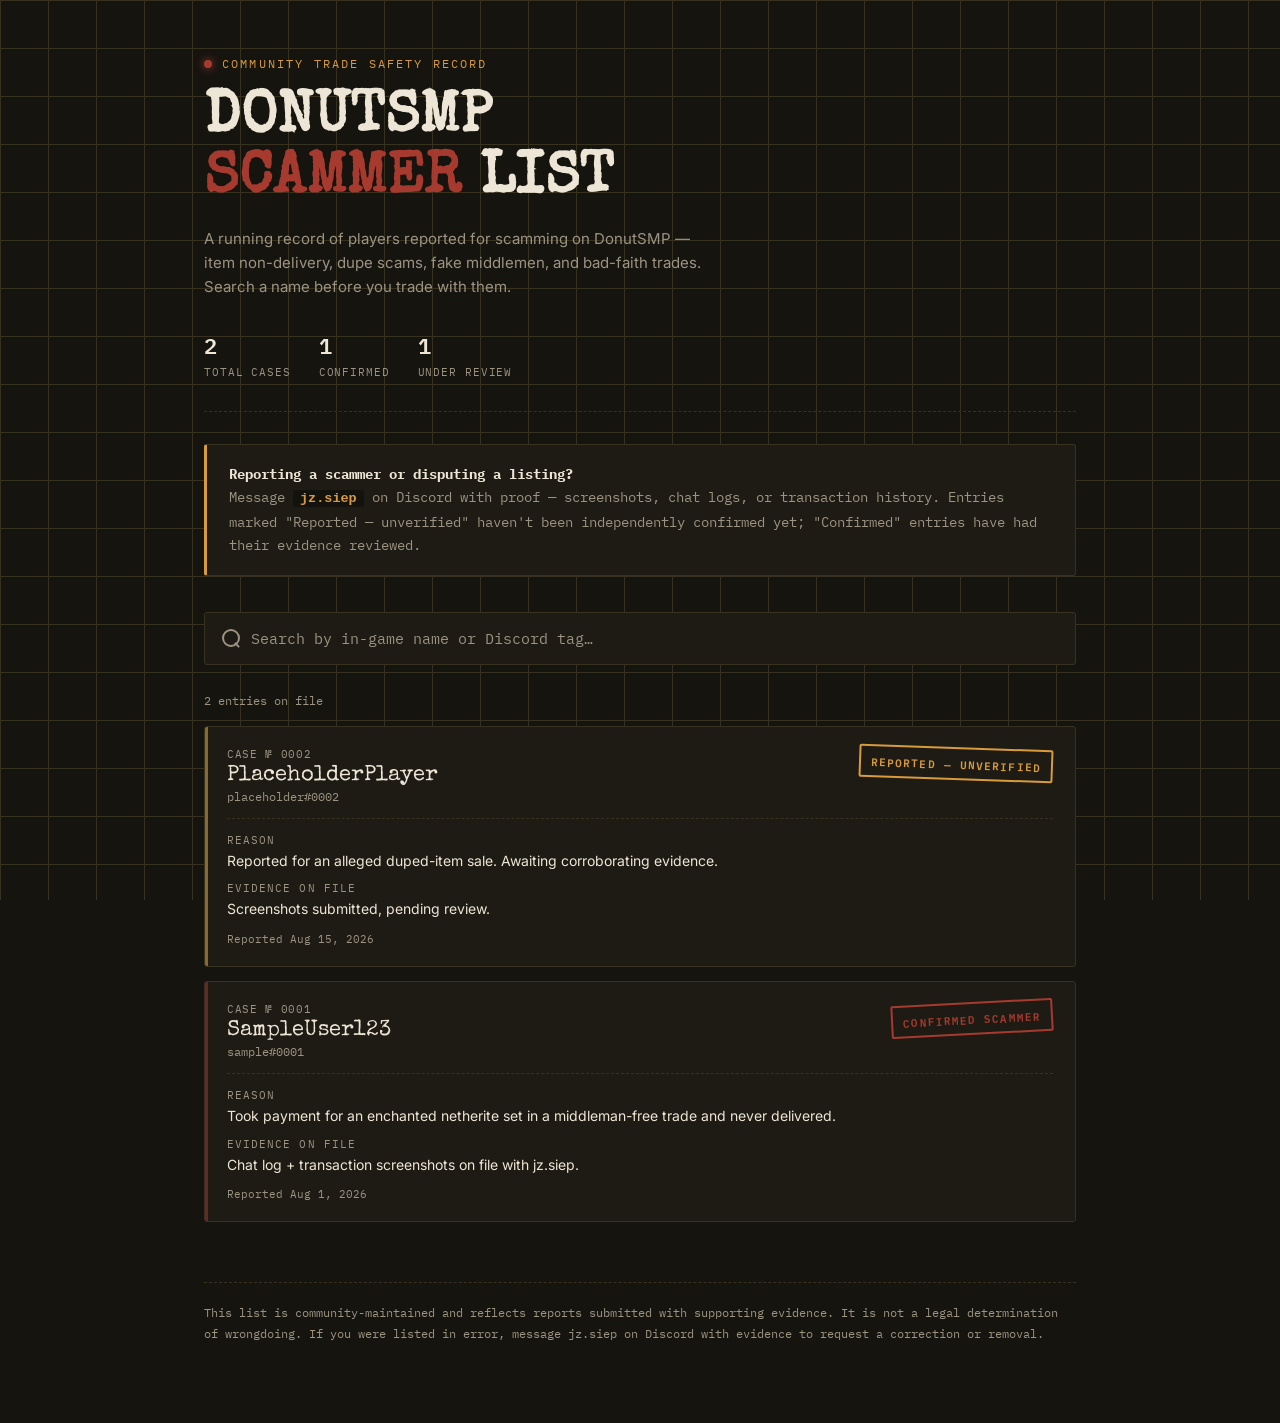
<file: index.html>
<!doctype html>
<html lang="en">
<head>
<meta charset="UTF-8" />
<meta name="viewport" content="width=device-width, initial-scale=1.0" />
<title>DonutSMP Scammer List</title>
<link rel="stylesheet" href="style.css" />
</head>
<body>
  <div class="wrap">
    <header class="hero">
      <div class="eyebrow">Community trade safety record</div>
      <h1 class="title">DONUTSMP<br><span class="accent">SCAMMER</span> LIST</h1>
      <p class="hero-sub">
        A running record of players reported for scamming on DonutSMP —
        item non-delivery, dupe scams, fake middlemen, and bad-faith trades.
        Search a name before you trade with them.
      </p>
      <div class="stat-row">
        <div class="stat"><div class="n" id="statTotal">0</div><div class="l">Total cases</div></div>
        <div class="stat"><div class="n" id="statConfirmed">0</div><div class="l">Confirmed</div></div>
        <div class="stat"><div class="n" id="statReported">0</div><div class="l">Under review</div></div>
      </div>
    </header>

    <div class="banner">
      <strong>Reporting a scammer or disputing a listing?</strong><br>
      Message <code>jz.siep</code> on Discord with proof — screenshots, chat logs,
      or transaction history. Entries marked "Reported — unverified" haven't been
      independently confirmed yet; "Confirmed" entries have had their evidence reviewed.
    </div>

    <div class="search-box">
      <input type="text" id="searchInput" placeholder="Search by in-game name or Discord tag…" autocomplete="off" />
    </div>
    <div class="search-meta" id="searchMeta"></div>

    <div class="case-list" id="caseList"></div>

    <footer>
      This list is community-maintained and reflects reports submitted with supporting
      evidence. It is not a legal determination of wrongdoing. If you were listed in
      error, message jz.siep on Discord with evidence to request a correction or removal.
    </footer>
  </div>

  <script src="data.js"></script>
  <script src="script.js"></script>
</body>
</html>
</file>
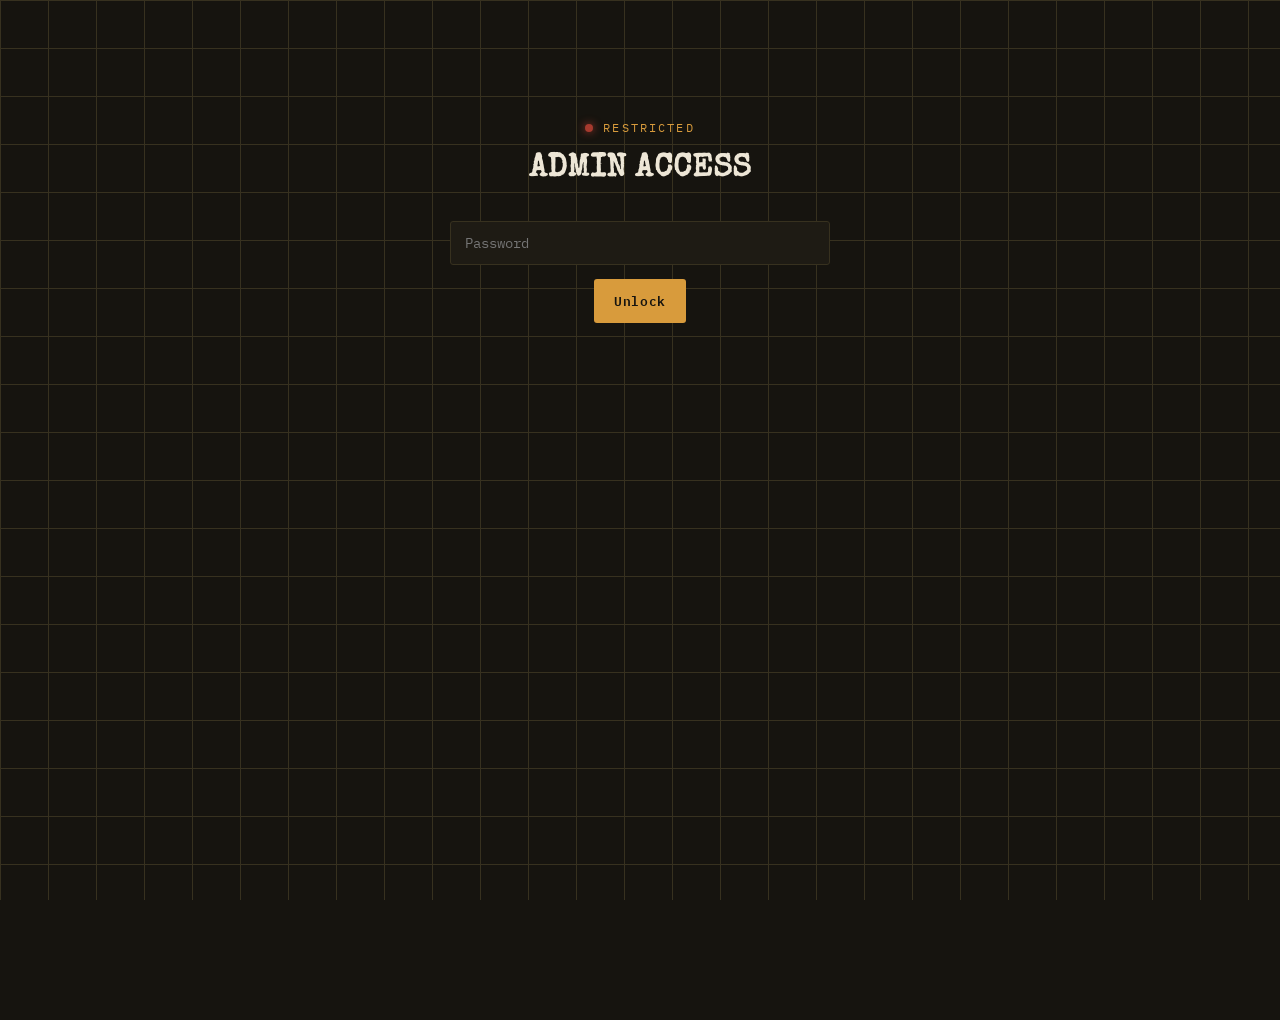
<file: admin.html>
<!doctype html>
<html lang="en">
<head>
<meta charset="UTF-8" />
<meta name="viewport" content="width=device-width, initial-scale=1.0" />
<title>Admin — DonutSMP Scammer List</title>
<meta name="robots" content="noindex, nofollow" />
<link rel="stylesheet" href="style.css" />
</head>
<body>
  <div class="wrap">

    <div class="admin-gate" id="gate">
      <div class="eyebrow" style="justify-content:center">Restricted</div>
      <h1 class="title" style="font-size:32px">ADMIN ACCESS</h1>
      <input type="password" id="pwInput" placeholder="Password" />
      <button id="pwBtn">Unlock</button>
      <div class="gate-error" id="pwError"></div>
    </div>

    <div class="admin-panel" id="panel">
      <header class="hero" style="padding-top:32px">
        <div class="eyebrow">Admin panel</div>
        <h1 class="title" style="font-size:36px">MANAGE CASES</h1>
        <p class="hero-sub">
          Add or remove entries below. Nothing here is live — when you're
          done, export the updated data.js and commit/push it to your
          GitHub repo to publish the changes.
        </p>
      </header>

      <div class="admin-form">
        <h2>Add a case</h2>
        <form id="addForm">
          <div class="form-grid">
            <div class="form-row">
              <label>In-game name</label>
              <input type="text" name="ign" required />
            </div>
            <div class="form-row">
              <label>Discord tag (optional)</label>
              <input type="text" name="discord" />
            </div>
          </div>
          <div class="form-grid">
            <div class="form-row">
              <label>Status</label>
              <select name="status">
                <option value="reported">Reported — unverified</option>
                <option value="confirmed">Confirmed</option>
              </select>
            </div>
            <div class="form-row">
              <label>Date reported</label>
              <input type="date" name="dateAdded" />
            </div>
          </div>
          <div class="form-row">
            <label>Reason</label>
            <textarea name="reason" required placeholder="What happened, in a sentence or two."></textarea>
          </div>
          <div class="form-row">
            <label>Evidence on file</label>
            <textarea name="evidence" placeholder="e.g. Chat log + payment screenshots on file with jz.siep."></textarea>
          </div>
          <button type="submit" class="btn">Add case</button>
        </form>
      </div>

      <h2 style="font-family:'Special Elite',monospace;font-size:18px;margin-bottom:14px;">Current cases</h2>
      <div id="adminList"></div>

      <div class="export-box" id="exportBoxWrap">
        <button class="btn secondary" id="exportBtn">Preview updated data.js</button>
        <button class="btn secondary" id="downloadBtn">Download updated data.js</button>
        <div id="exportBox" style="display:none">
          <textarea id="exportArea" readonly></textarea>
        </div>
      </div>
    </div>

  </div>

  <script src="data.js"></script>
  <script src="admin.js"></script>
</body>
</html>
</file>
<file: style.css>
@import url('https://fonts.googleapis.com/css2?family=Special+Elite&family=Inter:wght@400;500;600;700&family=IBM+Plex+Mono:wght@400;500;600&display=swap');

:root {
  --bg: #16140f;
  --bg-panel: #1e1b14;
  --bg-panel-raised: #24201780;
  --line: #37311f;
  --text: #ede6d6;
  --text-muted: #9c9483;
  --amber: #d89b3c;
  --amber-dim: #8a692e;
  --red: #a63a2e;
  --red-dim: #6b2721;
  --green: #6b8a5a;
  --radius: 3px;
}

* { box-sizing: border-box; }

body {
  margin: 0;
  background: var(--bg);
  background-image:
    linear-gradient(var(--line) 1px, transparent 1px),
    linear-gradient(90deg, var(--line) 1px, transparent 1px);
  background-size: 48px 48px;
  background-attachment: fixed;
  color: var(--text);
  font-family: 'Inter', sans-serif;
  min-height: 100vh;
}

::selection { background: var(--amber); color: #16140f; }

a { color: var(--amber); }

.wrap {
  max-width: 920px;
  margin: 0 auto;
  padding: 0 24px 80px;
}

/* ---------- header / hero ---------- */

header.hero {
  padding: 56px 0 32px;
  border-bottom: 1px dashed var(--line);
  margin-bottom: 8px;
}

.eyebrow {
  font-family: 'IBM Plex Mono', monospace;
  font-size: 12px;
  letter-spacing: 0.18em;
  text-transform: uppercase;
  color: var(--amber);
  display: flex;
  align-items: center;
  gap: 10px;
  margin-bottom: 18px;
}

.eyebrow::before {
  content: "";
  width: 8px;
  height: 8px;
  background: var(--red);
  border-radius: 50%;
  box-shadow: 0 0 8px var(--red);
}

h1.title {
  font-family: 'Special Elite', monospace;
  font-size: clamp(34px, 6vw, 58px);
  line-height: 1.05;
  margin: 0 0 16px;
  letter-spacing: 0.01em;
}

.title .accent { color: var(--red); }

.hero-sub {
  color: var(--text-muted);
  font-size: 15px;
  max-width: 56ch;
  line-height: 1.6;
  margin: 0;
}

.stat-row {
  display: flex;
  gap: 28px;
  margin-top: 28px;
  font-family: 'IBM Plex Mono', monospace;
}

.stat-row .stat { display: flex; flex-direction: column; gap: 2px; }
.stat-row .stat .n { font-size: 22px; font-weight: 600; color: var(--text); }
.stat-row .stat .l { font-size: 11px; letter-spacing: 0.08em; text-transform: uppercase; color: var(--text-muted); }

/* ---------- report banner ---------- */

.banner {
  margin: 32px 0;
  padding: 18px 22px;
  background: var(--bg-panel);
  border: 1px solid var(--line);
  border-left: 3px solid var(--amber);
  border-radius: var(--radius);
  font-family: 'IBM Plex Mono', monospace;
  font-size: 13.5px;
  line-height: 1.7;
  color: var(--text-muted);
}

.banner strong { color: var(--text); }
.banner code {
  background: #00000055;
  color: var(--amber);
  padding: 1px 7px;
  border-radius: 2px;
  font-weight: 600;
}

/* ---------- search ---------- */

.search-box {
  position: relative;
  margin: 36px 0 28px;
}

.search-box input {
  width: 100%;
  padding: 16px 18px 16px 46px;
  background: var(--bg-panel);
  border: 1px solid var(--line);
  border-radius: var(--radius);
  color: var(--text);
  font-family: 'IBM Plex Mono', monospace;
  font-size: 15px;
  outline: none;
  transition: border-color 0.15s ease;
}

.search-box input:focus { border-color: var(--amber); }
.search-box input::placeholder { color: var(--text-muted); }

.search-box::before {
  content: "";
  position: absolute;
  left: 18px;
  top: 50%;
  width: 14px;
  height: 14px;
  transform: translateY(-50%);
  border: 2px solid var(--text-muted);
  border-radius: 50%;
}

.search-box::after {
  content: "";
  position: absolute;
  left: 30px;
  top: 50%;
  width: 6px;
  height: 2px;
  background: var(--text-muted);
  transform: translateY(6px) rotate(45deg);
}

.search-meta {
  font-family: 'IBM Plex Mono', monospace;
  font-size: 12px;
  color: var(--text-muted);
  margin-bottom: 18px;
}

/* ---------- case cards ---------- */

.case-list {
  display: flex;
  flex-direction: column;
  gap: 14px;
}

.case-card {
  position: relative;
  background: var(--bg-panel);
  border: 1px solid var(--line);
  border-radius: var(--radius);
  padding: 20px 22px;
  overflow: hidden;
}

.case-card::before {
  content: "";
  position: absolute;
  left: 0; top: 0; bottom: 0;
  width: 3px;
  background: var(--red-dim);
}

.case-card[data-status="reported"]::before { background: var(--amber-dim); }

.case-top {
  display: flex;
  justify-content: space-between;
  align-items: flex-start;
  gap: 16px;
  flex-wrap: wrap;
}

.case-id {
  font-family: 'IBM Plex Mono', monospace;
  font-size: 11px;
  color: var(--text-muted);
  letter-spacing: 0.06em;
}

.case-ign {
  font-family: 'Special Elite', monospace;
  font-size: 22px;
  margin: 4px 0 2px;
}

.case-discord {
  font-family: 'IBM Plex Mono', monospace;
  font-size: 12px;
  color: var(--text-muted);
}

.stamp {
  font-family: 'IBM Plex Mono', monospace;
  font-size: 11px;
  font-weight: 600;
  letter-spacing: 0.1em;
  text-transform: uppercase;
  padding: 5px 10px;
  border: 2px solid var(--red);
  color: var(--red);
  border-radius: 2px;
  transform: rotate(-3deg);
  white-space: nowrap;
  flex-shrink: 0;
}

.stamp.reported {
  border-color: var(--amber);
  color: var(--amber);
  transform: rotate(2deg);
}

.case-body {
  margin-top: 14px;
  padding-top: 14px;
  border-top: 1px dashed var(--line);
  display: grid;
  gap: 10px;
}

.case-field .k {
  font-family: 'IBM Plex Mono', monospace;
  font-size: 10.5px;
  letter-spacing: 0.1em;
  text-transform: uppercase;
  color: var(--text-muted);
  margin-bottom: 3px;
}

.case-field .v { font-size: 14px; line-height: 1.55; }

.case-date {
  margin-top: 12px;
  font-family: 'IBM Plex Mono', monospace;
  font-size: 11px;
  color: var(--text-muted);
}

/* ---------- empty state ---------- */

.empty-state {
  padding: 60px 20px;
  text-align: center;
  color: var(--text-muted);
  font-family: 'IBM Plex Mono', monospace;
  font-size: 13px;
  border: 1px dashed var(--line);
  border-radius: var(--radius);
}

.empty-state .big { font-family: 'Special Elite', monospace; font-size: 20px; color: var(--text); margin-bottom: 8px; }

footer {
  margin-top: 60px;
  padding-top: 20px;
  border-top: 1px dashed var(--line);
  font-family: 'IBM Plex Mono', monospace;
  font-size: 11.5px;
  color: var(--text-muted);
  line-height: 1.8;
}

/* ---------- admin page ---------- */

.admin-gate {
  max-width: 380px;
  margin: 120px auto;
  text-align: center;
}

.admin-gate input {
  width: 100%;
  margin-top: 18px;
  padding: 12px 14px;
  background: var(--bg-panel);
  border: 1px solid var(--line);
  border-radius: var(--radius);
  color: var(--text);
  font-family: 'IBM Plex Mono', monospace;
  font-size: 14px;
}

.admin-gate button, .btn {
  margin-top: 14px;
  padding: 11px 20px;
  background: var(--amber);
  color: #16140f;
  border: none;
  border-radius: var(--radius);
  font-family: 'IBM Plex Mono', monospace;
  font-weight: 600;
  font-size: 13px;
  letter-spacing: 0.04em;
  cursor: pointer;
}

.btn.secondary {
  background: transparent;
  color: var(--text);
  border: 1px solid var(--line);
}

.btn.danger {
  background: transparent;
  color: var(--red);
  border: 1px solid var(--red-dim);
}

.gate-error { color: var(--red); font-size: 12px; margin-top: 10px; font-family: 'IBM Plex Mono', monospace; min-height: 16px; }

.admin-panel { display: none; }

.admin-form {
  background: var(--bg-panel);
  border: 1px solid var(--line);
  border-radius: var(--radius);
  padding: 22px;
  margin-bottom: 28px;
}

.admin-form h2 {
  font-family: 'Special Elite', monospace;
  font-size: 18px;
  margin: 0 0 16px;
}

.form-row { margin-bottom: 14px; }
.form-row label {
  display: block;
  font-family: 'IBM Plex Mono', monospace;
  font-size: 11px;
  letter-spacing: 0.08em;
  text-transform: uppercase;
  color: var(--text-muted);
  margin-bottom: 6px;
}

.form-row input, .form-row select, .form-row textarea {
  width: 100%;
  padding: 10px 12px;
  background: #16140f;
  border: 1px solid var(--line);
  border-radius: var(--radius);
  color: var(--text);
  font-family: 'Inter', sans-serif;
  font-size: 13.5px;
}

.form-row textarea { resize: vertical; min-height: 60px; }
.form-grid { display: grid; grid-template-columns: 1fr 1fr; gap: 14px; }

.admin-row {
  display: flex;
  justify-content: space-between;
  align-items: center;
  gap: 14px;
  padding: 14px 16px;
  background: var(--bg-panel);
  border: 1px solid var(--line);
  border-radius: var(--radius);
  margin-bottom: 10px;
}

.admin-row .info { font-family: 'IBM Plex Mono', monospace; font-size: 12.5px; }
.admin-row .info b { font-family: 'Inter', sans-serif; font-size: 14px; color: var(--text); display: block; margin-bottom: 3px; }

.export-box {
  margin-top: 28px;
  padding: 18px;
  border: 1px dashed var(--line);
  border-radius: var(--radius);
}

.export-box textarea {
  width: 100%;
  height: 160px;
  margin-top: 12px;
  background: #0e0c08;
  color: var(--green);
  border: 1px solid var(--line);
  border-radius: var(--radius);
  font-family: 'IBM Plex Mono', monospace;
  font-size: 12px;
  padding: 12px;
}

@media (max-width: 560px) {
  .form-grid { grid-template-columns: 1fr; }
}
</file>
